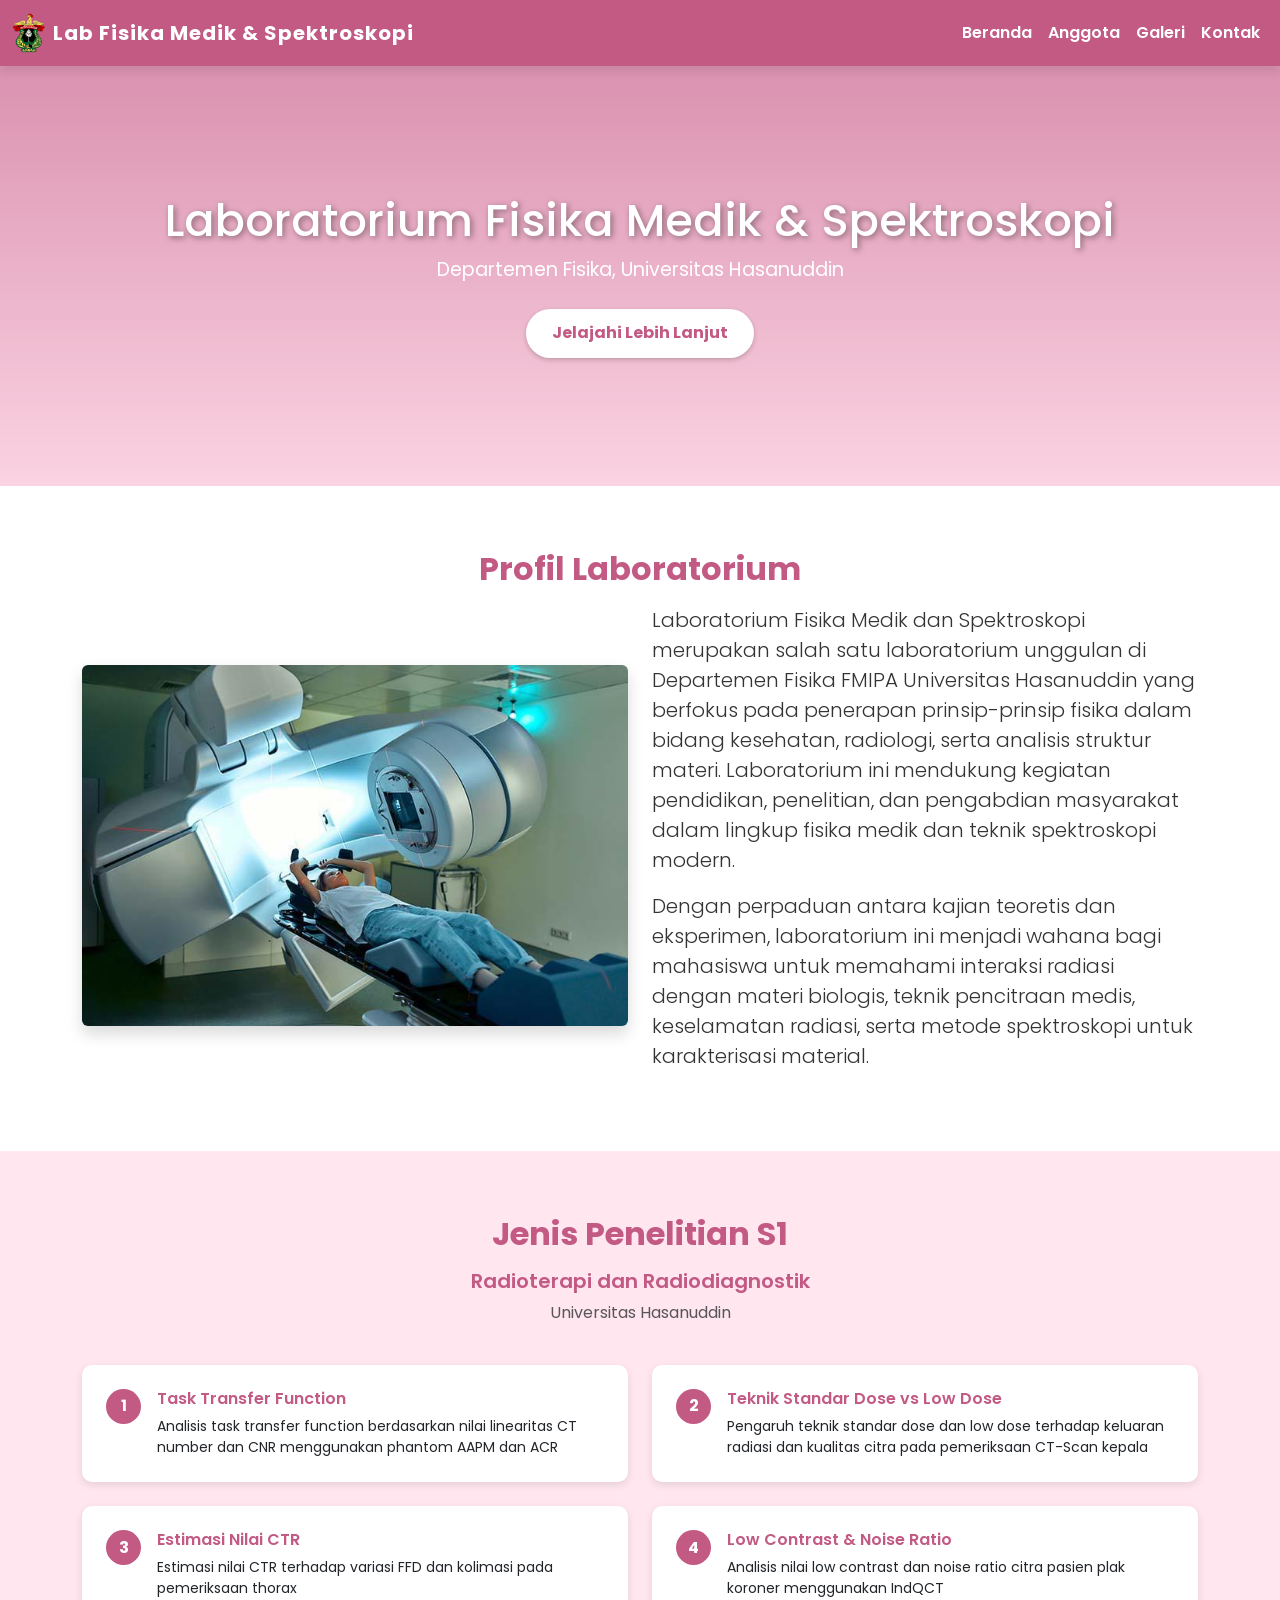
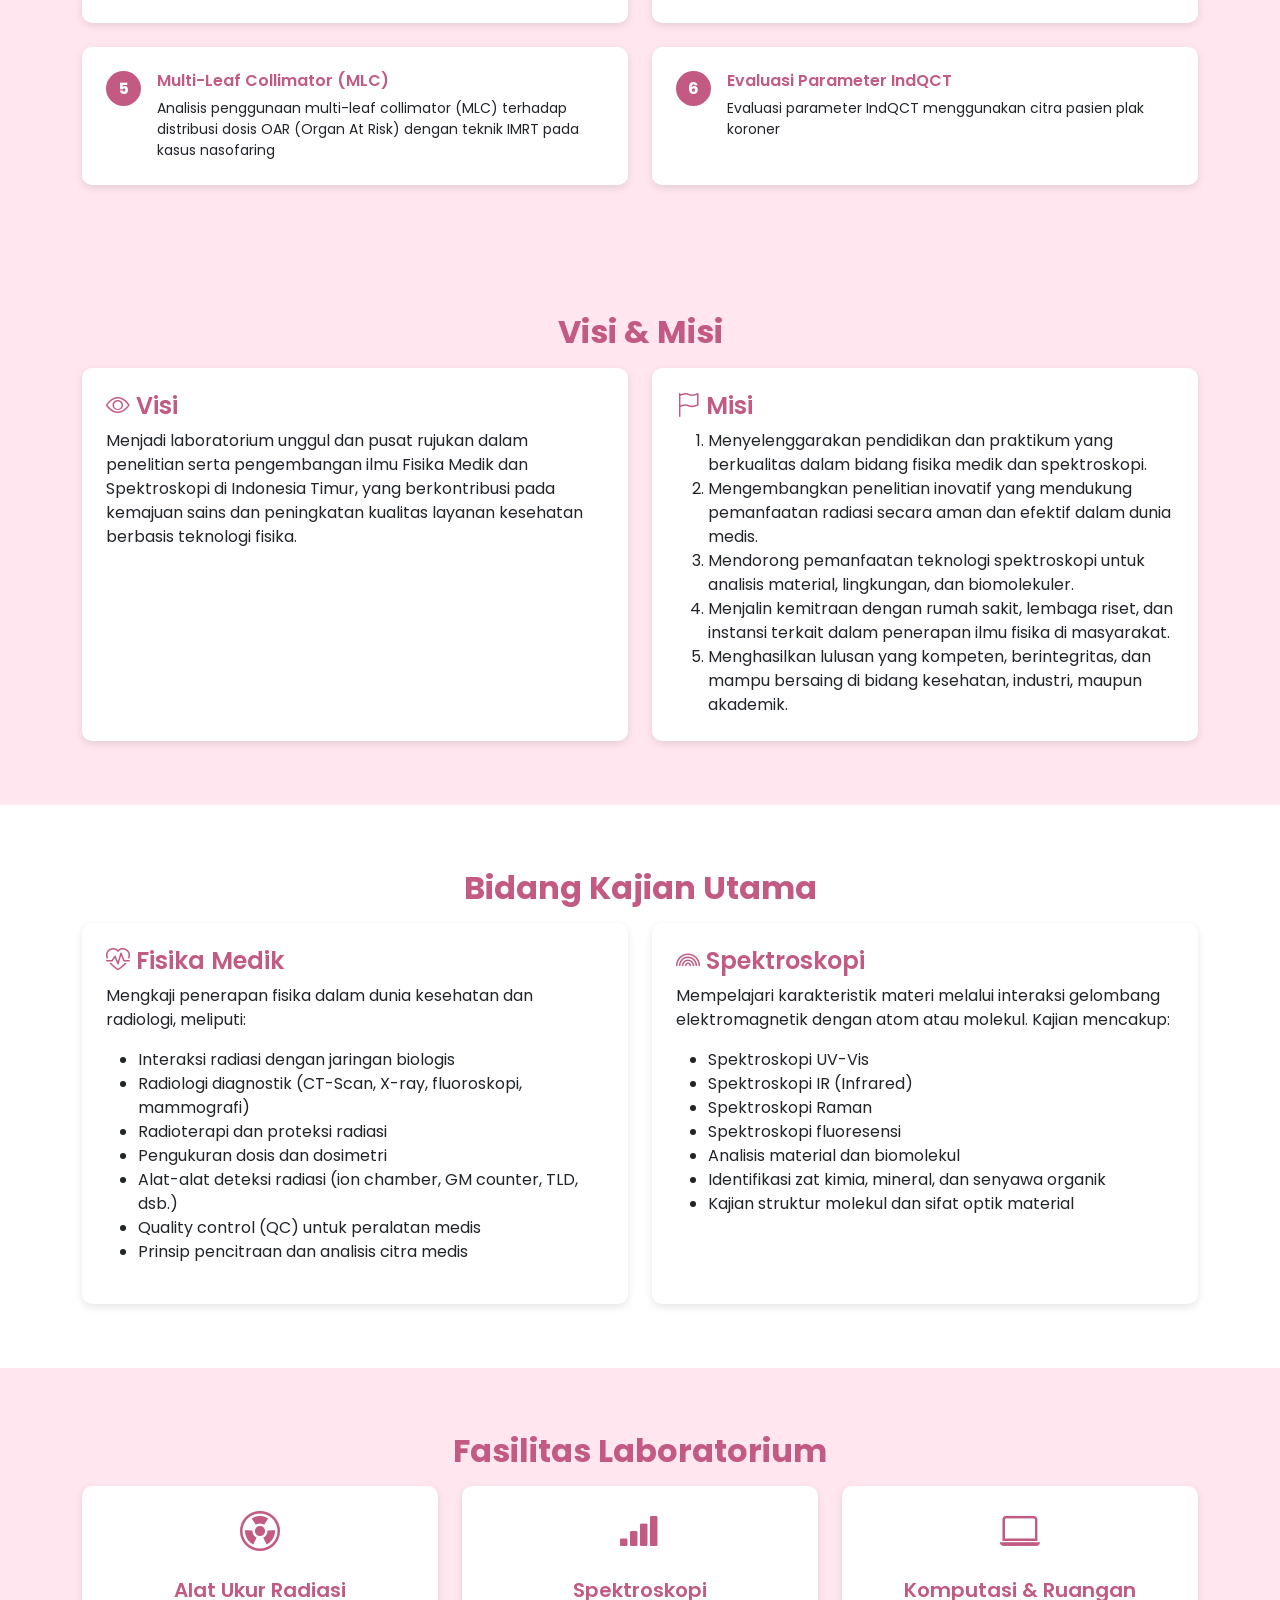
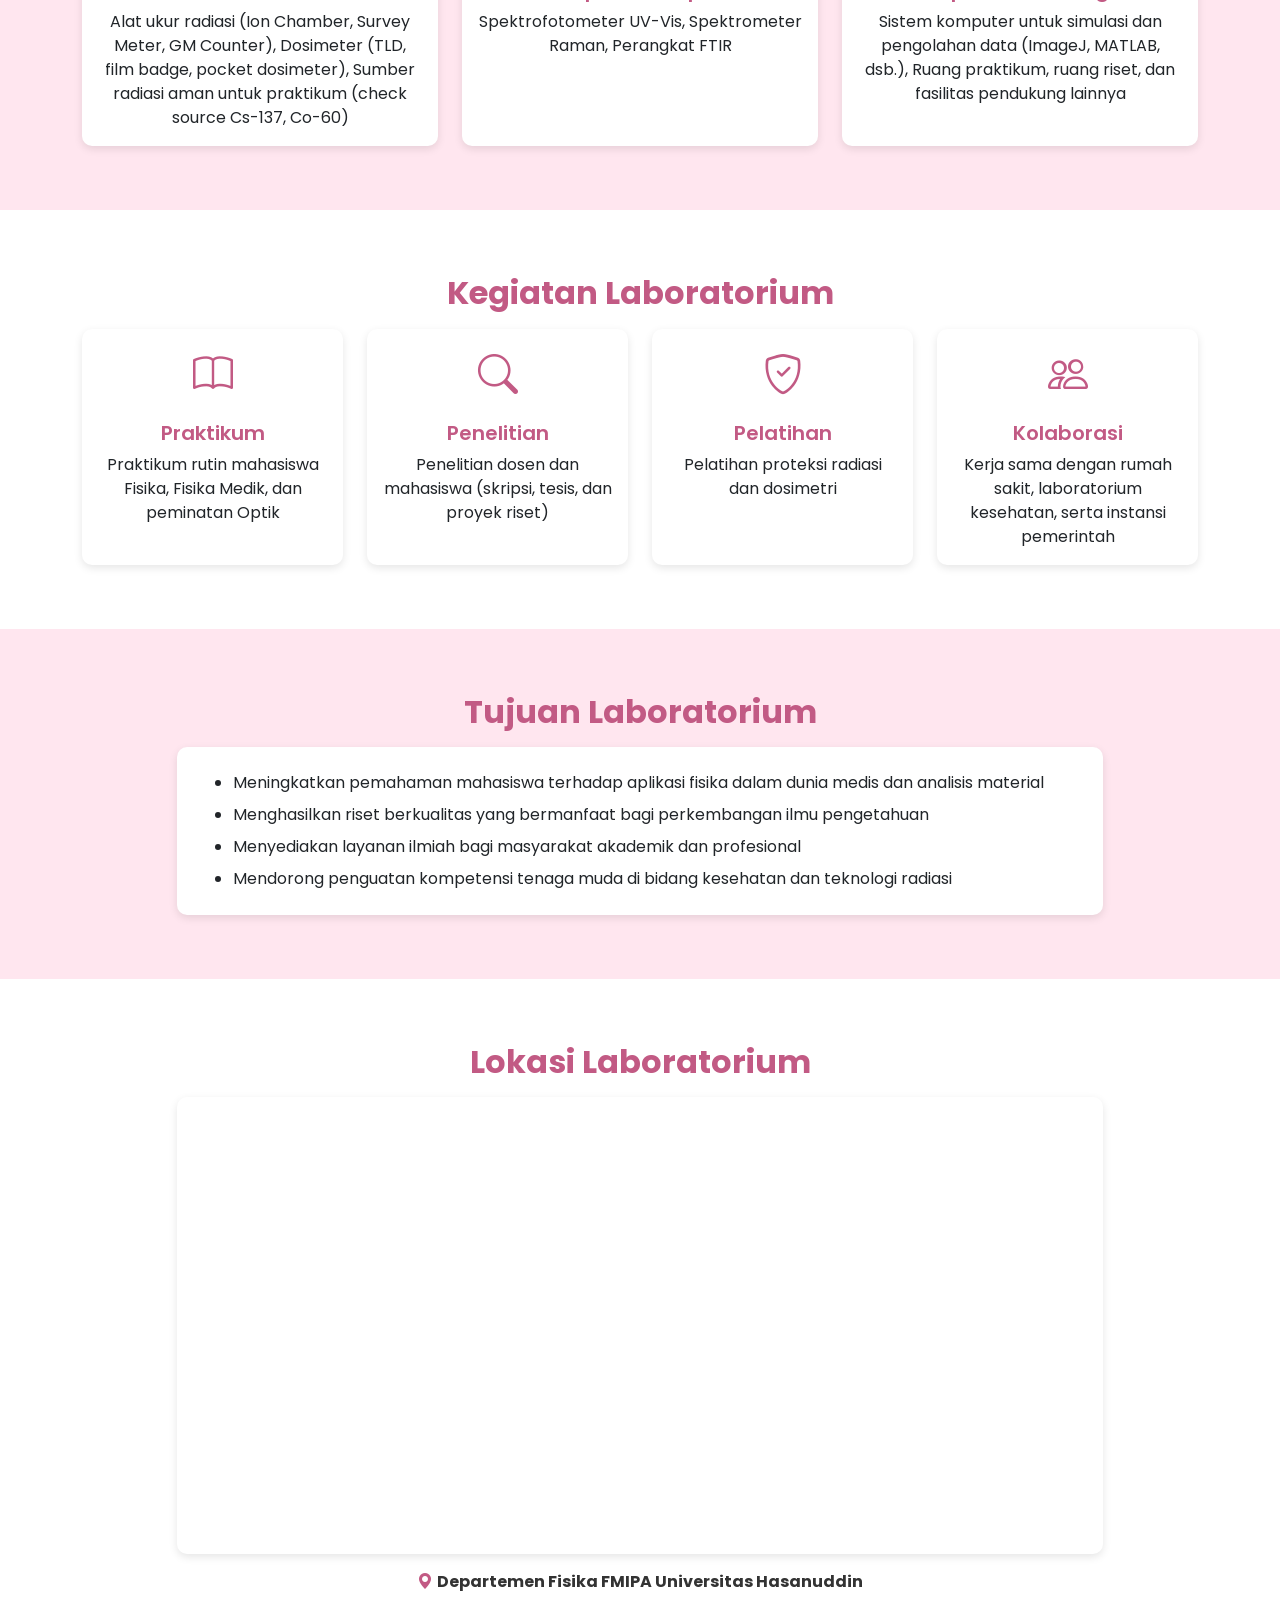
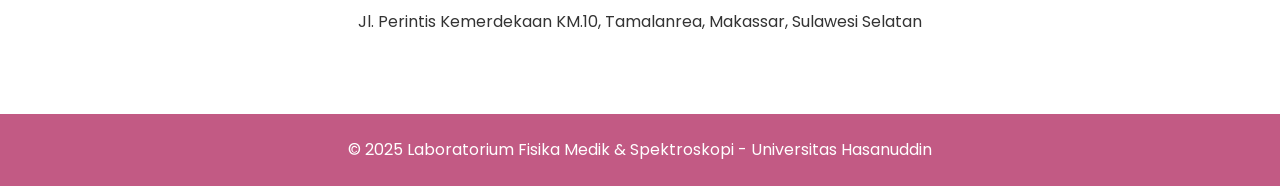
<file: index.html>
<!DOCTYPE html>
<html lang="id">
<head>
  <meta charset="UTF-8">
  <meta name="viewport" content="width=device-width, initial-scale=1.0">
  <title>Laboratorium Fisika Medik & Spektroskopi - Universitas Hasanuddin</title>
  
  <!-- Bootstrap CSS -->
  <link href="https://cdn.jsdelivr.net/npm/bootstrap@5.3.0/dist/css/bootstrap.min.css" rel="stylesheet">
  <!-- Bootstrap Icons -->
  <link rel="stylesheet" href="https://cdn.jsdelivr.net/npm/bootstrap-icons@1.10.0/font/bootstrap-icons.css">
  <!-- Google Fonts -->
  <link href="https://fonts.googleapis.com/css2?family=Poppins:wght@300;400;600;700&display=swap" rel="stylesheet">
  
  <style>
    :root {
      --pink: #f8c6d9;
      --pink-dark: #c25a84;
      --pink-light: #ffe6ef;
      --text-dark: #333;
    }

    * {
      font-family: 'Poppins', sans-serif;
      scroll-behavior: smooth;
    }

    body {
      background-color: var(--pink-light);
      color: var(--text-dark);
    }

    /* Navbar */
    .navbar {
      background-color: var(--pink-dark) !important;
      box-shadow: 0 4px 10px rgba(0,0,0,0.1);
    }

    .navbar-brand {
      font-weight: 700;
      letter-spacing: 1px;
      color: white !important;
    }

    .nav-link {
      color: white !important;
      font-weight: 600;
      transition: 0.3s;
    }

    .nav-link:hover {
      color: var(--pink-light) !important;
    }

    /* Hero Section */
    .hero {
      background: linear-gradient(rgba(194,90,132,0.6), rgba(248,198,217,0.6));
      background-size: cover;
      background-position: center;
      color: white;
      text-align: center;
      padding: 8rem 2rem;
      animation: fadeIn 1.2s ease;
    }

    .hero h1 {
      font-size: 2.8rem;
      margin-bottom: 0.5rem;
      text-shadow: 2px 2px 6px rgba(0,0,0,0.4);
    }

    .hero p {
      font-size: 1.2rem;
      margin-bottom: 1.5rem;
    }

    .btn-custom {
      background: white;
      color: var(--pink-dark);
      padding: 0.8rem 1.6rem;
      border-radius: 25px;
      font-weight: bold;
      transition: all 0.3s ease;
      box-shadow: 0 2px 5px rgba(0,0,0,0.2);
      text-decoration: none;
      display: inline-block;
    }

    .btn-custom:hover {
      background: var(--pink);
      color: var(--text-dark);
      transform: translateY(-2px);
    }

    /* Sections */
    section {
      padding: 4rem 0;
      animation: fadeIn 1s ease;
    }

    .section-title {
      color: var(--pink-dark);
      font-size: 2rem;
      font-weight: 700;
      margin-bottom: 1rem;
      text-align: center;
    }

    /* Cards */
    .card {
      border: none;
      border-radius: 10px;
      box-shadow: 0 3px 8px rgba(0,0,0,0.1);
      transition: transform 0.3s ease, box-shadow 0.3s ease;
      height: 100%;
    }

    .card:hover {
      transform: translateY(-5px);
      box-shadow: 0 6px 12px rgba(0,0,0,0.15);
    }

    .card-title {
      color: var(--pink-dark);
      font-weight: 600;
    }

    /* Maps */
    .map-container {
      border-radius: 10px;
      overflow: hidden;
      box-shadow: 0 3px 8px rgba(0,0,0,0.1);
    }

    /* Footer */
    footer {
      background-color: var(--pink-dark);
      color: white;
      text-align: center;
      padding: 1.5rem;
    }

    /* Animations */
    @keyframes fadeIn {
      from {opacity: 0; transform: translateY(20px);}
      to {opacity: 1; transform: translateY(0);}
    }

    /* Responsive */
    @media (max-width: 768px) {
      .hero h1 {
        font-size: 2rem;
      }
    }
  </style>
</head>
<body>

  <!-- Navbar -->
<nav class="navbar navbar-expand-lg navbar-dark sticky-top">
  <div class="container-fluid">
    <a class="navbar-brand d-flex align-items-center" href="index.html">
      <img src="images/Logo-Resmi-Unhas-1.png" alt="Logo UNHAS" height="40" class="me-2">
      <span>Lab Fisika Medik & Spektroskopi</span>
    </a>
    <button class="navbar-toggler" type="button" data-bs-toggle="collapse" data-bs-target="#navbarNav">
      <span class="navbar-toggler-icon"></span>
    </button>
    <div class="collapse navbar-collapse" id="navbarNav">
      <ul class="navbar-nav ms-auto">
        <li class="nav-item"><a class="nav-link" href="index.html">Beranda</a></li>
        <li class="nav-item"><a class="nav-link" href="anggota.html">Anggota</a></li>
        <li class="nav-item"><a class="nav-link" href="galeri.html">Galeri</a></li>
        <li class="nav-item"><a class="nav-link" href="kontak.html">Kontak</a></li>
      </ul>
    </div>
  </div>
</nav>

  <!-- Hero Section -->
  <section id="beranda" class="hero">
    <div class="container">
      <h1>Laboratorium Fisika Medik & Spektroskopi</h1>
      <p>Departemen Fisika, Universitas Hasanuddin</p>
      <a href="#profil" class="btn-custom">Jelajahi Lebih Lanjut</a>
    </div>
  </section>

  <!-- Profil Section -->
  <section id="profil" class="bg-white">
    <div class="container">
      <h2 class="section-title">Profil Laboratorium</h2>
      <div class="row align-items-center g-4">
        <div class="col-lg-6">
          <img src="images/Profile Lab.jpeg" alt="Laboratorium Fisika Medik" class="img-fluid rounded shadow">
        </div>
        <div class="col-lg-6">
          <p class="lead">
            Laboratorium Fisika Medik dan Spektroskopi merupakan salah satu laboratorium unggulan di Departemen Fisika FMIPA Universitas Hasanuddin yang berfokus pada penerapan prinsip-prinsip fisika dalam bidang kesehatan, radiologi, serta analisis struktur materi. Laboratorium ini mendukung kegiatan pendidikan, penelitian, dan pengabdian masyarakat dalam lingkup fisika medik dan teknik spektroskopi modern.
          </p>
          <p class="lead">
            Dengan perpaduan antara kajian teoretis dan eksperimen, laboratorium ini menjadi wahana bagi mahasiswa untuk memahami interaksi radiasi dengan materi biologis, teknik pencitraan medis, keselamatan radiasi, serta metode spektroskopi untuk karakterisasi material.
          </p>
        </div>
      </div>
    </div>
  </section>

  <!-- Penelitian S1 Section -->
  <section id="penelitian">
    <div class="container">
      <h2 class="section-title">Jenis Penelitian S1</h2>
      <div class="row justify-content-center mb-3">
        <div class="col-lg-10">
          <div class="text-center mb-4">
            <h5 style="color: var(--pink-dark); font-weight: 600;">Radioterapi dan Radiodiagnostik</h5>
            <p class="text-muted">Universitas Hasanuddin</p>
          </div>
        </div>
      </div>
      <div class="row g-4">
        <div class="col-md-6">
          <div class="card p-4">
            <div class="d-flex">
              <div class="me-3">
                <span class="badge rounded-circle" style="background-color: var(--pink-dark); width: 35px; height: 35px; display: flex; align-items: center; justify-content: center; font-size: 1rem;">1</span>
              </div>
              <div>
                <h6 class="card-title mb-2">Task Transfer Function</h6>
                <p class="mb-0 small">Analisis task transfer function berdasarkan nilai linearitas CT number dan CNR menggunakan phantom AAPM dan ACR</p>
              </div>
            </div>
          </div>
        </div>

        <div class="col-md-6">
          <div class="card p-4">
            <div class="d-flex">
              <div class="me-3">
                <span class="badge rounded-circle" style="background-color: var(--pink-dark); width: 35px; height: 35px; display: flex; align-items: center; justify-content: center; font-size: 1rem;">2</span>
              </div>
              <div>
                <h6 class="card-title mb-2">Teknik Standar Dose vs Low Dose</h6>
                <p class="mb-0 small">Pengaruh teknik standar dose dan low dose terhadap keluaran radiasi dan kualitas citra pada pemeriksaan CT-Scan kepala</p>
              </div>
            </div>
          </div>
        </div>

        <div class="col-md-6">
          <div class="card p-4">
            <div class="d-flex">
              <div class="me-3">
                <span class="badge rounded-circle" style="background-color: var(--pink-dark); width: 35px; height: 35px; display: flex; align-items: center; justify-content: center; font-size: 1rem;">3</span>
              </div>
              <div>
                <h6 class="card-title mb-2">Estimasi Nilai CTR</h6>
                <p class="mb-0 small">Estimasi nilai CTR terhadap variasi FFD dan kolimasi pada pemeriksaan thorax</p>
              </div>
            </div>
          </div>
        </div>

        <div class="col-md-6">
          <div class="card p-4">
            <div class="d-flex">
              <div class="me-3">
                <span class="badge rounded-circle" style="background-color: var(--pink-dark); width: 35px; height: 35px; display: flex; align-items: center; justify-content: center; font-size: 1rem;">4</span>
              </div>
              <div>
                <h6 class="card-title mb-2">Low Contrast & Noise Ratio</h6>
                <p class="mb-0 small">Analisis nilai low contrast dan noise ratio citra pasien plak koroner menggunakan IndQCT</p>
              </div>
            </div>
          </div>
        </div>

        <div class="col-md-6">
          <div class="card p-4">
            <div class="d-flex">
              <div class="me-3">
                <span class="badge rounded-circle" style="background-color: var(--pink-dark); width: 35px; height: 35px; display: flex; align-items: center; justify-content: center; font-size: 1rem;">5</span>
              </div>
              <div>
                <h6 class="card-title mb-2">Multi-Leaf Collimator (MLC)</h6>
                <p class="mb-0 small">Analisis penggunaan multi-leaf collimator (MLC) terhadap distribusi dosis OAR (Organ At Risk) dengan teknik IMRT pada kasus nasofaring</p>
              </div>
            </div>
          </div>
        </div>

        <div class="col-md-6">
          <div class="card p-4">
            <div class="d-flex">
              <div class="me-3">
                <span class="badge rounded-circle" style="background-color: var(--pink-dark); width: 35px; height: 35px; display: flex; align-items: center; justify-content: center; font-size: 1rem;">6</span>
              </div>
              <div>
                <h6 class="card-title mb-2">Evaluasi Parameter IndQCT</h6>
                <p class="mb-0 small">Evaluasi parameter IndQCT menggunakan citra pasien plak koroner</p>
              </div>
            </div>
          </div>
        </div>
      </div>
    </div>
  </section>

  <!-- Visi Misi Section -->
  <section id="visi-misi">
    <div class="container">
      <h2 class="section-title">Visi & Misi</h2>
      <div class="row g-4">
        <div class="col-md-6">
          <div class="card p-4">
            <h4 class="card-title"><i class="bi bi-eye"></i> Visi</h4>
            <p>Menjadi laboratorium unggul dan pusat rujukan dalam penelitian serta pengembangan ilmu Fisika Medik dan Spektroskopi di Indonesia Timur, yang berkontribusi pada kemajuan sains dan peningkatan kualitas layanan kesehatan berbasis teknologi fisika.</p>
          </div>
        </div>
        <div class="col-md-6">
          <div class="card p-4">
            <h4 class="card-title"><i class="bi bi-flag"></i> Misi</h4>
            <ol class="mb-0">
              <li>Menyelenggarakan pendidikan dan praktikum yang berkualitas dalam bidang fisika medik dan spektroskopi.</li>
              <li>Mengembangkan penelitian inovatif yang mendukung pemanfaatan radiasi secara aman dan efektif dalam dunia medis.</li>
              <li>Mendorong pemanfaatan teknologi spektroskopi untuk analisis material, lingkungan, dan biomolekuler.</li>
              <li>Menjalin kemitraan dengan rumah sakit, lembaga riset, dan instansi terkait dalam penerapan ilmu fisika di masyarakat.</li>
              <li>Menghasilkan lulusan yang kompeten, berintegritas, dan mampu bersaing di bidang kesehatan, industri, maupun akademik.</li>
            </ol>
          </div>
        </div>
      </div>
    </div>
  </section>

  <!-- Bidang Kajian Section -->
  <section id="bidang" class="bg-white">
    <div class="container">
      <h2 class="section-title">Bidang Kajian Utama</h2>
      <div class="row g-4">
        <div class="col-md-6">
          <div class="card p-4">
            <h4 class="card-title"><i class="bi bi-heart-pulse"></i> Fisika Medik</h4>
            <p>Mengkaji penerapan fisika dalam dunia kesehatan dan radiologi, meliputi:</p>
            <ul>
              <li>Interaksi radiasi dengan jaringan biologis</li>
              <li>Radiologi diagnostik (CT-Scan, X-ray, fluoroskopi, mammografi)</li>
              <li>Radioterapi dan proteksi radiasi</li>
              <li>Pengukuran dosis dan dosimetri</li>
              <li>Alat-alat deteksi radiasi (ion chamber, GM counter, TLD, dsb.)</li>
              <li>Quality control (QC) untuk peralatan medis</li>
              <li>Prinsip pencitraan dan analisis citra medis</li>
            </ul>
          </div>
        </div>
        <div class="col-md-6">
          <div class="card p-4">
            <h4 class="card-title"><i class="bi bi-rainbow"></i> Spektroskopi</h4>
            <p>Mempelajari karakteristik materi melalui interaksi gelombang elektromagnetik dengan atom atau molekul. Kajian mencakup:</p>
            <ul>
              <li>Spektroskopi UV-Vis</li>
              <li>Spektroskopi IR (Infrared)</li>
              <li>Spektroskopi Raman</li>
              <li>Spektroskopi fluoresensi</li>
              <li>Analisis material dan biomolekul</li>
              <li>Identifikasi zat kimia, mineral, dan senyawa organik</li>
              <li>Kajian struktur molekul dan sifat optik material</li>
            </ul>
          </div>
        </div>
      </div>
    </div>
  </section>

  <!-- Fasilitas Section -->
  <section id="fasilitas">
    <div class="container">
      <h2 class="section-title">Fasilitas Laboratorium</h2>
      <div class="row g-4">
        <div class="col-md-4">
          <div class="card p-3 text-center">
            <i class="bi bi-radioactive fs-1 mb-3" style="color: var(--pink-dark);"></i>
            <h5 class="card-title">Alat Ukur Radiasi</h5>
            <p class="card-text">Alat ukur radiasi (Ion Chamber, Survey Meter, GM Counter), Dosimeter (TLD, film badge, pocket dosimeter), Sumber radiasi aman untuk praktikum (check source Cs-137, Co-60)</p>
          </div>
        </div>
        <div class="col-md-4">
          <div class="card p-3 text-center">
            <i class="bi bi-reception-4 fs-1 mb-3" style="color: var(--pink-dark);"></i>
            <h5 class="card-title">Spektroskopi</h5>
            <p class="card-text">Spektrofotometer UV-Vis, Spektrometer Raman, Perangkat FTIR</p>
          </div>
        </div>
        <div class="col-md-4">
          <div class="card p-3 text-center">
            <i class="bi bi-laptop fs-1 mb-3" style="color: var(--pink-dark);"></i>
            <h5 class="card-title">Komputasi & Ruangan</h5>
            <p class="card-text">Sistem komputer untuk simulasi dan pengolahan data (ImageJ, MATLAB, dsb.), Ruang praktikum, ruang riset, dan fasilitas pendukung lainnya</p>
          </div>
        </div>
      </div>
    </div>
  </section>

  <!-- Kegiatan Section -->
  <section id="kegiatan" class="bg-white">
    <div class="container">
      <h2 class="section-title">Kegiatan Laboratorium</h2>
      <div class="row g-4">
        <div class="col-md-3">
          <div class="card p-3 text-center">
            <i class="bi bi-book fs-1 mb-3" style="color: var(--pink-dark);"></i>
            <h5 class="card-title">Praktikum</h5>
            <p class="card-text">Praktikum rutin mahasiswa Fisika, Fisika Medik, dan peminatan Optik</p>
          </div>
        </div>
        <div class="col-md-3">
          <div class="card p-3 text-center">
            <i class="bi bi-search fs-1 mb-3" style="color: var(--pink-dark);"></i>
            <h5 class="card-title">Penelitian</h5>
            <p class="card-text">Penelitian dosen dan mahasiswa (skripsi, tesis, dan proyek riset)</p>
          </div>
        </div>
        <div class="col-md-3">
          <div class="card p-3 text-center">
            <i class="bi bi-shield-check fs-1 mb-3" style="color: var(--pink-dark);"></i>
            <h5 class="card-title">Pelatihan</h5>
            <p class="card-text">Pelatihan proteksi radiasi dan dosimetri</p>
          </div>
        </div>
        <div class="col-md-3">
          <div class="card p-3 text-center">
            <i class="bi bi-people fs-1 mb-3" style="color: var(--pink-dark);"></i>
            <h5 class="card-title">Kolaborasi</h5>
            <p class="card-text">Kerja sama dengan rumah sakit, laboratorium kesehatan, serta instansi pemerintah</p>
          </div>
        </div>
      </div>
    </div>
  </section>

  <!-- Tujuan Section -->
  <section id="tujuan">
    <div class="container">
      <h2 class="section-title">Tujuan Laboratorium</h2>
      <div class="row justify-content-center">
        <div class="col-lg-10">
          <div class="card p-4">
            <ul class="mb-0">
              <li class="mb-2">Meningkatkan pemahaman mahasiswa terhadap aplikasi fisika dalam dunia medis dan analisis material</li>
              <li class="mb-2">Menghasilkan riset berkualitas yang bermanfaat bagi perkembangan ilmu pengetahuan</li>
              <li class="mb-2">Menyediakan layanan ilmiah bagi masyarakat akademik dan profesional</li>
              <li class="mb-0">Mendorong penguatan kompetensi tenaga muda di bidang kesehatan dan teknologi radiasi</li>
            </ul>
          </div>
        </div>
      </div>
    </div>
  </section>

  <!-- Lokasi Section -->
  <section id="lokasi" class="bg-white">
    <div class="container">
      <h2 class="section-title">Lokasi Laboratorium</h2>
      <div class="row justify-content-center">
        <div class="col-lg-10">
          <div class="map-container">
            <iframe 
              src="https://www.google.com/maps/embed?pb=!1m18!1m12!1m3!1d3973.82270729205!2d119.48343797436463!3d-5.132237151923077!2m3!1f0!2f0!3f0!3m2!1i1024!2i768!4f13.1!3m3!1m2!1s0x2dbefb8c3aa414f7%3A0x59585e28c7ee3ebc!2sFakultas%20Matematika%20dan%20Ilmu%20Pengetahuan%20Alam%20UNHAS!5e0!3m2!1sid!2sid!4v1764075528068!5m2!1sid!2sid" 
              width="100%" 
              height="450" 
              style="border:0;" 
              allowfullscreen="" 
              loading="lazy" 
              referrerpolicy="no-referrer-when-downgrade">
            </iframe>
          </div>
          <div class="text-center mt-3">
            <p><i class="bi bi-geo-alt-fill" style="color: var(--pink-dark);"></i> <strong>Departemen Fisika FMIPA Universitas Hasanuddin</strong></p>
            <p>Jl. Perintis Kemerdekaan KM.10, Tamalanrea, Makassar, Sulawesi Selatan</p>
          </div>
        </div>
      </div>
    </div>
  </section>

  <!-- Footer -->
  <footer>
    <p class="mb-0">© 2025 Laboratorium Fisika Medik & Spektroskopi - Universitas Hasanuddin</p>
  </footer>

  <!-- Bootstrap JS -->
  <script src="https://cdn.jsdelivr.net/npm/bootstrap@5.3.0/dist/js/bootstrap.bundle.min.js"></script>
  
  <script>
    // Smooth scroll for navbar links
    document.querySelectorAll('a[href^="#"]').forEach(anchor => {
      anchor.addEventListener('click', function (e) {
        e.preventDefault();
        const target = document.querySelector(this.getAttribute('href'));
        if (target) {
          target.scrollIntoView({
            behavior: 'smooth',
            block: 'start'
          });
          // Close mobile menu if open
          const navbarCollapse = document.querySelector('.navbar-collapse');
          if (navbarCollapse.classList.contains('show')) {
            bootstrap.Collapse.getInstance(navbarCollapse).hide();
          }
        }
      });
    });
  </script>
</body>
</html>
</file>
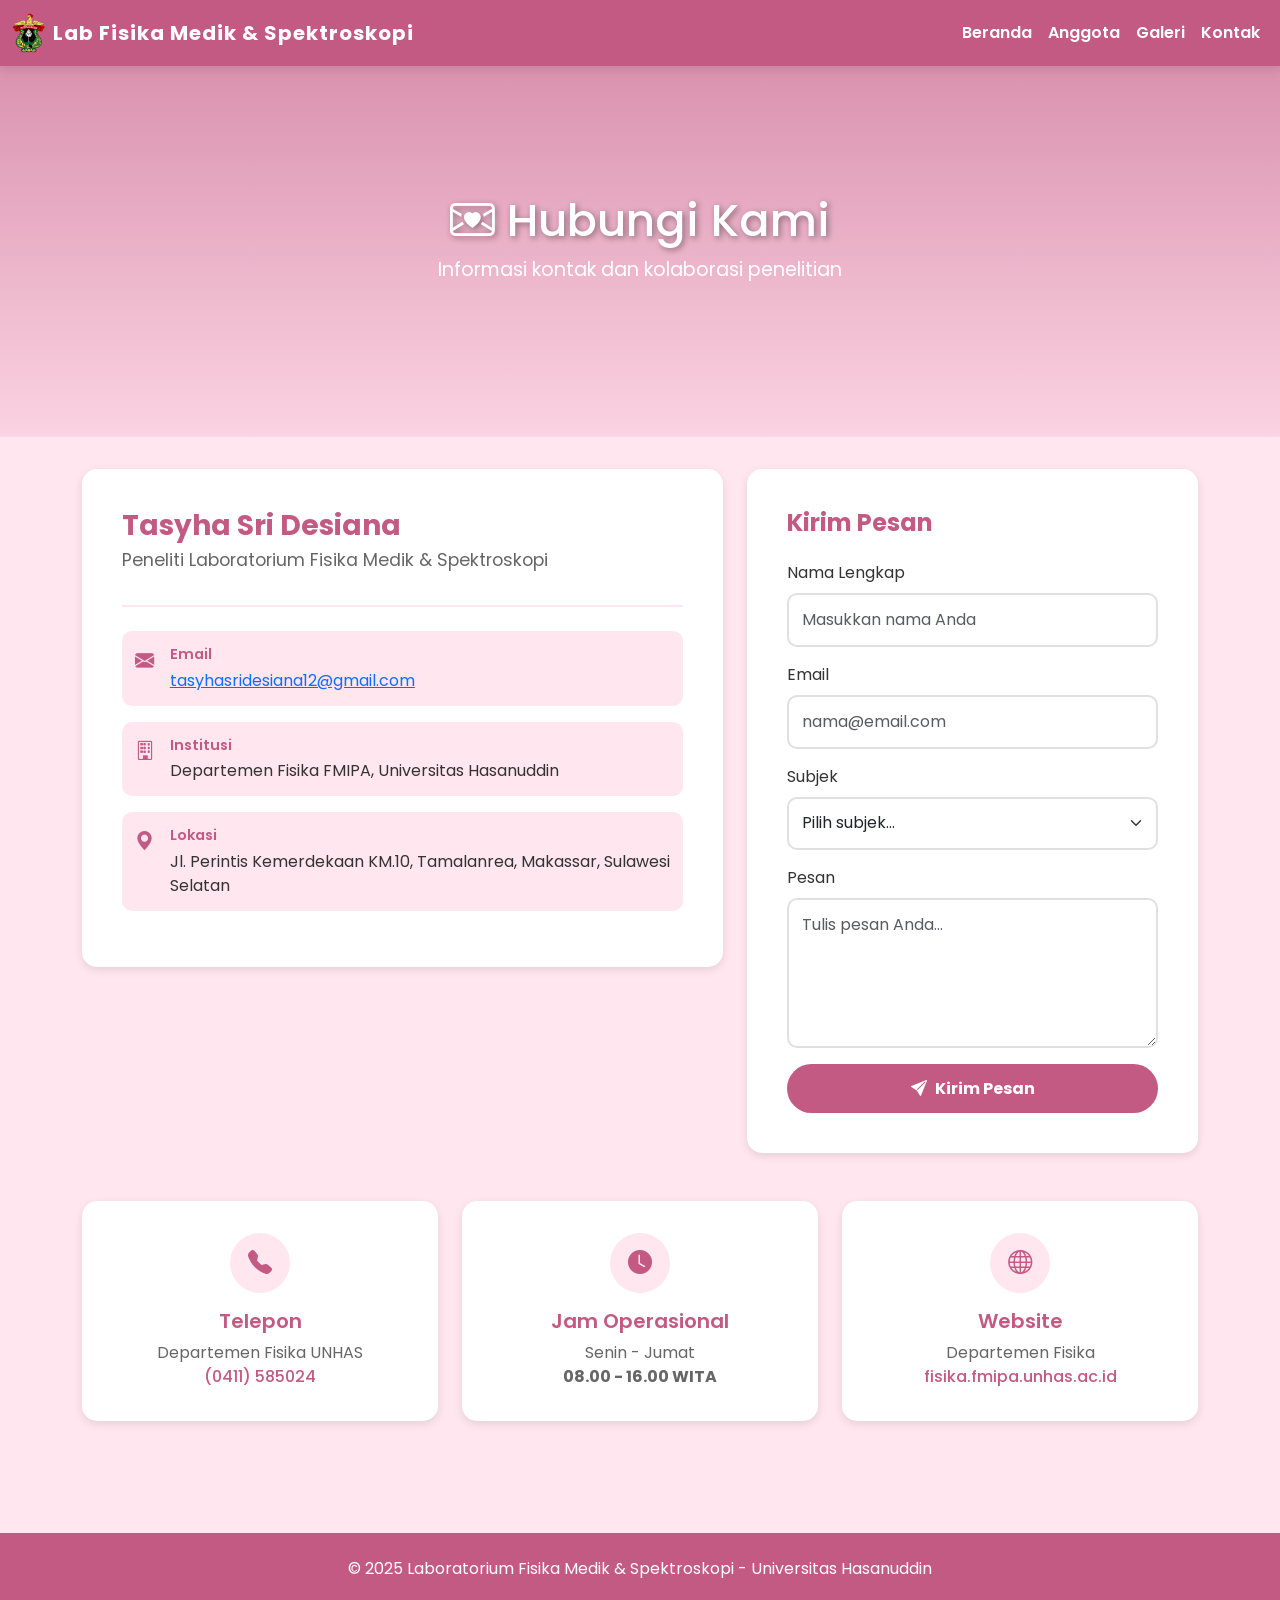
<file: kontak.html>
<!DOCTYPE html>
<html lang="id">
<head>
  <meta charset="UTF-8">
  <meta name="viewport" content="width=device-width, initial-scale=1.0">
  <title>Kontak - Laboratorium Fisika Medik & Spektroskopi</title>
  
  <!-- Bootstrap CSS -->
  <link href="https://cdn.jsdelivr.net/npm/bootstrap@5.3.0/dist/css/bootstrap.min.css" rel="stylesheet">
  <!-- Bootstrap Icons -->
  <link rel="stylesheet" href="https://cdn.jsdelivr.net/npm/bootstrap-icons@1.10.0/font/bootstrap-icons.css">
  <!-- Google Fonts -->
  <link href="https://fonts.googleapis.com/css2?family=Poppins:wght@300;400;600;700&display=swap" rel="stylesheet">
  
  <style>
    :root {
      --pink: #f8c6d9;
      --pink-dark: #c25a84;
      --pink-light: #ffe6ef;
      --text-dark: #333;
    }

    * {
      font-family: 'Poppins', sans-serif;
      scroll-behavior: smooth;
    }

    body {
      background-color: var(--pink-light);
      color: var(--text-dark);
    }

    /* Navbar */
    .navbar {
      background-color: var(--pink-dark) !important;
      box-shadow: 0 4px 10px rgba(0,0,0,0.1);
    }

    .navbar-brand {
      font-weight: 700;
      letter-spacing: 1px;
      color: white !important;
    }

    .nav-link {
      color: white !important;
      font-weight: 600;
      transition: 0.3s;
    }

    .nav-link:hover {
      color: var(--pink-light) !important;
    }

    /* Page Header */
    .page-header {
      background: linear-gradient(rgba(194,90,132,0.6), rgba(248,198,217,0.6));
      background-size: cover;
      background-position: center;
      color: white;
      text-align: center;
      padding: 8rem 2rem;
      animation: fadeIn 1.2s ease;
    }

    .page-header h1 {
      font-size: 2.8rem;
      margin-bottom: 0.5rem;
      text-shadow: 2px 2px 6px rgba(0,0,0,0.4);
    }

    .page-header p {
      font-size: 1.2rem;
      margin-bottom: 1.5rem;
    }
    /* Contact Cards */
    .contact-card {
      background: white;
      border-radius: 15px;
      padding: 2rem;
      box-shadow: 0 3px 10px rgba(0,0,0,0.1);
      transition: all 0.3s ease;
      height: 100%;
    }

    .contact-card:hover {
      transform: translateY(-5px);
      box-shadow: 0 8px 20px rgba(0,0,0,0.15);
    }

    .contact-icon {
      width: 60px;
      height: 60px;
      background: var(--pink-light);
      border-radius: 50%;
      display: flex;
      align-items: center;
      justify-content: center;
      margin: 0 auto 1rem;
      color: var(--pink-dark);
      font-size: 1.5rem;
    }

    .contact-card h5 {
      color: var(--pink-dark);
      font-weight: 600;
      margin-bottom: 0.5rem;
    }

    .contact-card p {
      color: #666;
      margin: 0;
    }

    .contact-card a {
      color: var(--pink-dark);
      text-decoration: none;
      font-weight: 500;
    }

    .contact-card a:hover {
      color: var(--pink);
    }

    /* Profile Section */
    .profile-section {
      background: white;
      border-radius: 15px;
      padding: 2.5rem;
      box-shadow: 0 3px 10px rgba(0,0,0,0.1);
      margin-bottom: 2rem;
    }

    .profile-header {
      border-bottom: 2px solid var(--pink-light);
      padding-bottom: 1rem;
      margin-bottom: 1.5rem;
    }

    .profile-header h3 {
      color: var(--pink-dark);
      font-weight: 700;
      margin-bottom: 0.3rem;
    }

    .profile-header .position {
      color: #666;
      font-size: 1.1rem;
    }

    .info-item {
      display: flex;
      align-items: start;
      margin-bottom: 1rem;
      padding: 0.8rem;
      background: var(--pink-light);
      border-radius: 10px;
    }

    .info-item i {
      color: var(--pink-dark);
      font-size: 1.2rem;
      margin-right: 1rem;
      margin-top: 0.2rem;
    }

    .info-item .info-content {
      flex: 1;
    }

    .info-item .info-label {
      font-weight: 600;
      color: var(--pink-dark);
      font-size: 0.9rem;
      margin-bottom: 0.2rem;
    }

    .info-item .info-value {
      color: var(--text-dark);
    }

    /* Contact Form */
    .contact-form {
      background: white;
      border-radius: 15px;
      padding: 2.5rem;
      box-shadow: 0 3px 10px rgba(0,0,0,0.1);
    }

    .contact-form h4 {
      color: var(--pink-dark);
      font-weight: 700;
      margin-bottom: 1.5rem;
    }

    .form-control, .form-select {
      border-radius: 10px;
      padding: 0.8rem;
      border: 2px solid #e0e0e0;
      transition: all 0.3s ease;
    }

    .form-control:focus, .form-select:focus {
      border-color: var(--pink-dark);
      box-shadow: 0 0 0 0.2rem rgba(194, 90, 132, 0.15);
    }

    .btn-submit {
      background-color: var(--pink-dark);
      color: white;
      border: none;
      padding: 0.8rem 2.5rem;
      border-radius: 25px;
      font-weight: bold;
      transition: all 0.3s ease;
      width: 100%;
    }

    .btn-submit:hover {
      background-color: var(--pink);
      color: var(--text-dark);
      transform: translateY(-2px);
    }

    /* Section */
    section {
      padding: 2rem 0 4rem;
    }

    /* Footer */
    footer {
      background-color: var(--pink-dark);
      color: white;
      text-align: center;
      padding: 1.5rem;
      margin-top: 3rem;
    }

    /* Animations */
    @keyframes fadeIn {
      from {opacity: 0; transform: translateY(20px);}
      to {opacity: 1; transform: translateY(0);}
    }

    .contact-card, .profile-section, .contact-form {
      animation: fadeIn 0.6s ease;
    }

    /* Responsive */
    @media (max-width: 768px) {
      .page-header h1 {
        font-size: 2rem;
      }
    }
  </style>
</head>
<body>

  <!-- Navbar -->
<nav class="navbar navbar-expand-lg navbar-dark sticky-top">
  <div class="container-fluid">
    <a class="navbar-brand d-flex align-items-center" href="index.html">
      <img src="images/Logo-Resmi-Unhas-1.png" alt="Logo UNHAS" height="40" class="me-2">
      <span>Lab Fisika Medik & Spektroskopi</span>
    </a>
    <button class="navbar-toggler" type="button" data-bs-toggle="collapse" data-bs-target="#navbarNav">
      <span class="navbar-toggler-icon"></span>
    </button>
    <div class="collapse navbar-collapse" id="navbarNav">
      <ul class="navbar-nav ms-auto">
        <li class="nav-item"><a class="nav-link" href="index.html">Beranda</a></li>
        <li class="nav-item"><a class="nav-link" href="anggota.html">Anggota</a></li>
        <li class="nav-item"><a class="nav-link" href="galeri.html">Galeri</a></li>
        <li class="nav-item"><a class="nav-link" href="kontak.html">Kontak</a></li>
      </ul>
    </div>
  </div>
</nav>
  <!-- Page Header -->
  <div class="page-header">
    <div class="container">
      <h1><i class="bi bi-envelope-heart"></i> Hubungi Kami</h1>
      <p>Informasi kontak dan kolaborasi penelitian</p>
    </div>
  </div>

  <!-- Contact Section -->
  <section>
    <div class="container">
      <div class="row g-4">
        <!-- Profile Information -->
        <div class="col-lg-7">
          <div class="profile-section">
            <div class="profile-header">
              <h3>Tasyha Sri Desiana</h3>
              <p class="position">Peneliti Laboratorium Fisika Medik & Spektroskopi</p>
            </div>

            <div class="info-item">
              <i class="bi bi-envelope-fill"></i>
              <div class="info-content">
                <div class="info-label">Email</div>
                <div class="info-value">
                  <a href="mailto:tasyhasridesiana12@gmail.com">tasyhasridesiana12@gmail.com</a>
                </div>
              </div>
            </div>

            <div class="info-item">
              <i class="bi bi-building"></i>
              <div class="info-content">
                <div class="info-label">Institusi</div>
                <div class="info-value">Departemen Fisika FMIPA, Universitas Hasanuddin</div>
              </div>
            </div>

            <div class="info-item">
              <i class="bi bi-geo-alt-fill"></i>
              <div class="info-content">
                <div class="info-label">Lokasi</div>
                <div class="info-value">Jl. Perintis Kemerdekaan KM.10, Tamalanrea, Makassar, Sulawesi Selatan</div>
              </div>
            </div>
          </div>
        </div>

        <!-- Contact Form -->
        <div class="col-lg-5">
          <div class="contact-form">
            <h4>Kirim Pesan</h4>
            <form id="contactForm">
              <div class="mb-3">
                <label for="name" class="form-label">Nama Lengkap</label>
                <input type="text" class="form-control" id="name" placeholder="Masukkan nama Anda" required>
              </div>

              <div class="mb-3">
                <label for="email" class="form-label">Email</label>
                <input type="email" class="form-control" id="email" placeholder="nama@email.com" required>
              </div>

              <div class="mb-3">
                <label for="subject" class="form-label">Subjek</label>
                <select class="form-select" id="subject" required>
                  <option value="">Pilih subjek...</option>
                  <option value="kolaborasi">Kolaborasi Penelitian</option>
                  <option value="informasi">Informasi Laboratorium</option>
                  <option value="praktikum">Praktikum & Pendidikan</option>
                  <option value="lainnya">Lainnya</option>
                </select>
              </div>

              <div class="mb-3">
                <label for="message" class="form-label">Pesan</label>
                <textarea class="form-control" id="message" rows="5" placeholder="Tulis pesan Anda..." required></textarea>
              </div>

              <button type="submit" class="btn btn-submit">
                <i class="bi bi-send-fill me-2"></i>Kirim Pesan
              </button>
            </form>
          </div>
        </div>
      </div>

      <!-- Quick Contact Cards -->
      <div class="row g-4 mt-4">
        <div class="col-md-4">
          <div class="contact-card text-center">
            <div class="contact-icon">
              <i class="bi bi-telephone-fill"></i>
            </div>
            <h5>Telepon</h5>
            <p>Departemen Fisika UNHAS</p>
            <a href="tel:+62411585024">(0411) 585024</a>
          </div>
        </div>

        <div class="col-md-4">
          <div class="contact-card text-center">
            <div class="contact-icon">
              <i class="bi bi-clock-fill"></i>
            </div>
            <h5>Jam Operasional</h5>
            <p>Senin - Jumat</p>
            <p><strong>08.00 - 16.00 WITA</strong></p>
          </div>
        </div>

        <div class="col-md-4">
          <div class="contact-card text-center">
            <div class="contact-icon">
              <i class="bi bi-globe"></i>
            </div>
            <h5>Website</h5>
            <p>Departemen Fisika</p>
            <a href="https://fisika.fmipa.unhas.ac.id" target="_blank">fisika.fmipa.unhas.ac.id</a>
          </div>
        </div>
      </div>
    </div>
  </section>

  <!-- Footer -->
  <footer>
    <p class="mb-0">© 2025 Laboratorium Fisika Medik & Spektroskopi - Universitas Hasanuddin</p>
  </footer>

  <!-- Bootstrap JS -->
  <script src="https://cdn.jsdelivr.net/npm/bootstrap@5.3.0/dist/js/bootstrap.bundle.min.js"></script>
  
  <script>
    // Form submission handler
    document.getElementById('contactForm').addEventListener('submit', function(e) {
      e.preventDefault();
      
      // Get form values
      const name = document.getElementById('name').value;
      const email = document.getElementById('email').value;
      const subject = document.getElementById('subject').value;
      const message = document.getElementById('message').value;
      
      // Show success message
      alert('Terima kasih! Pesan Anda telah terkirim.\n\nNama: ' + name + '\nEmail: ' + email + '\nSubjek: ' + subject);
      
      // Reset form
      this.reset();
    });
  </script>
</body>
</html>
</file>
